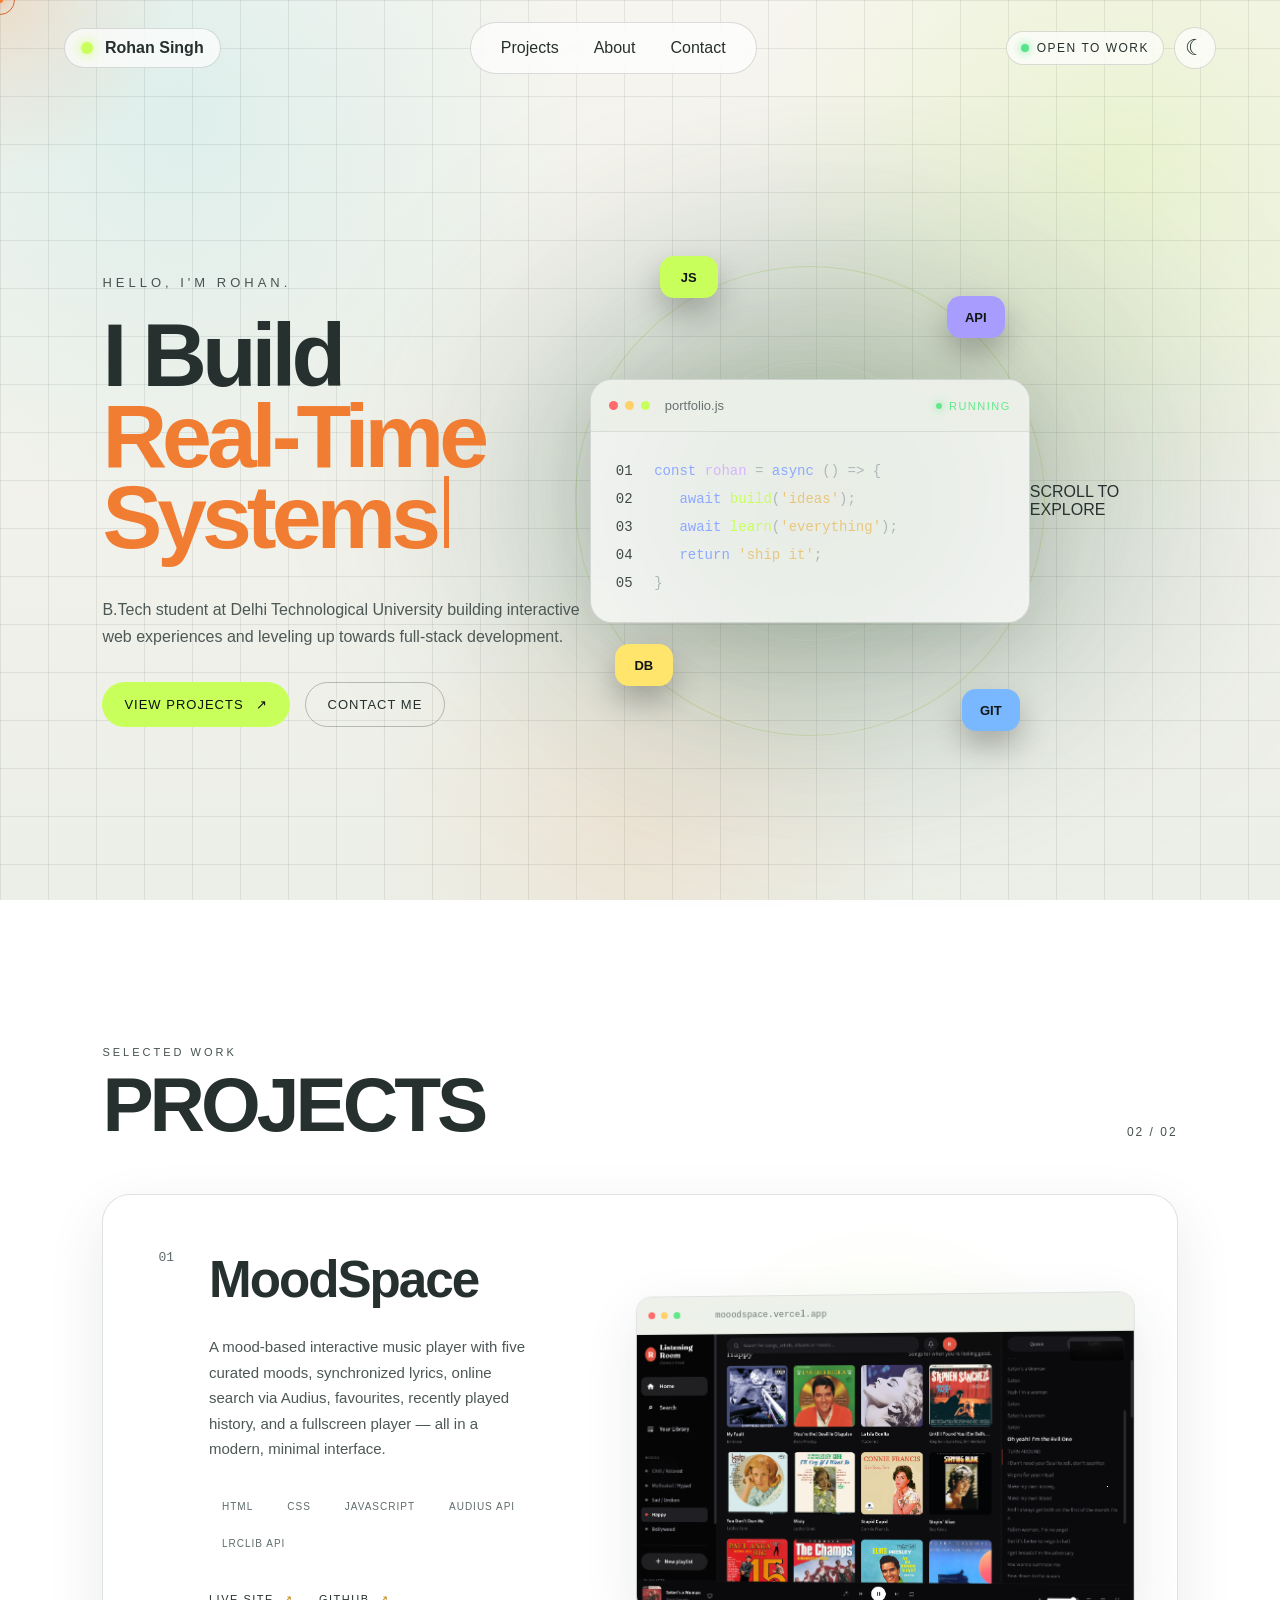
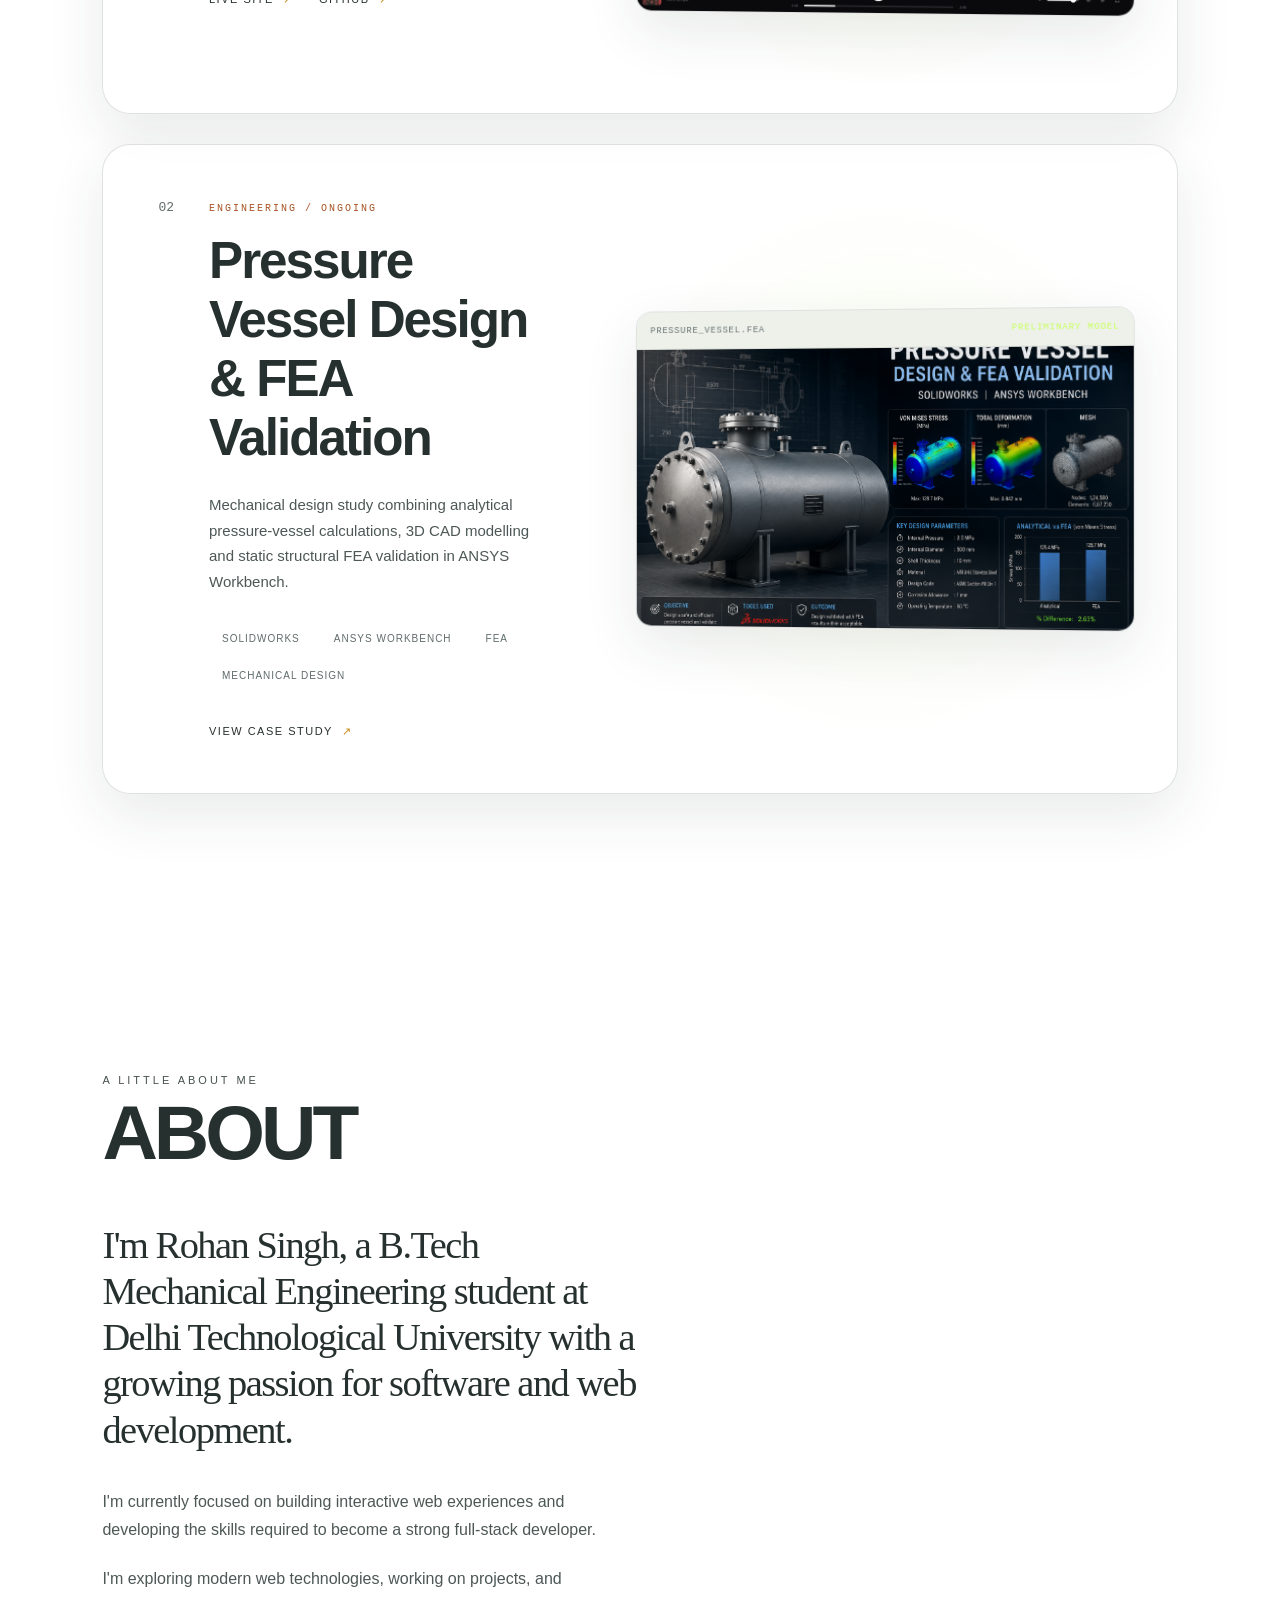
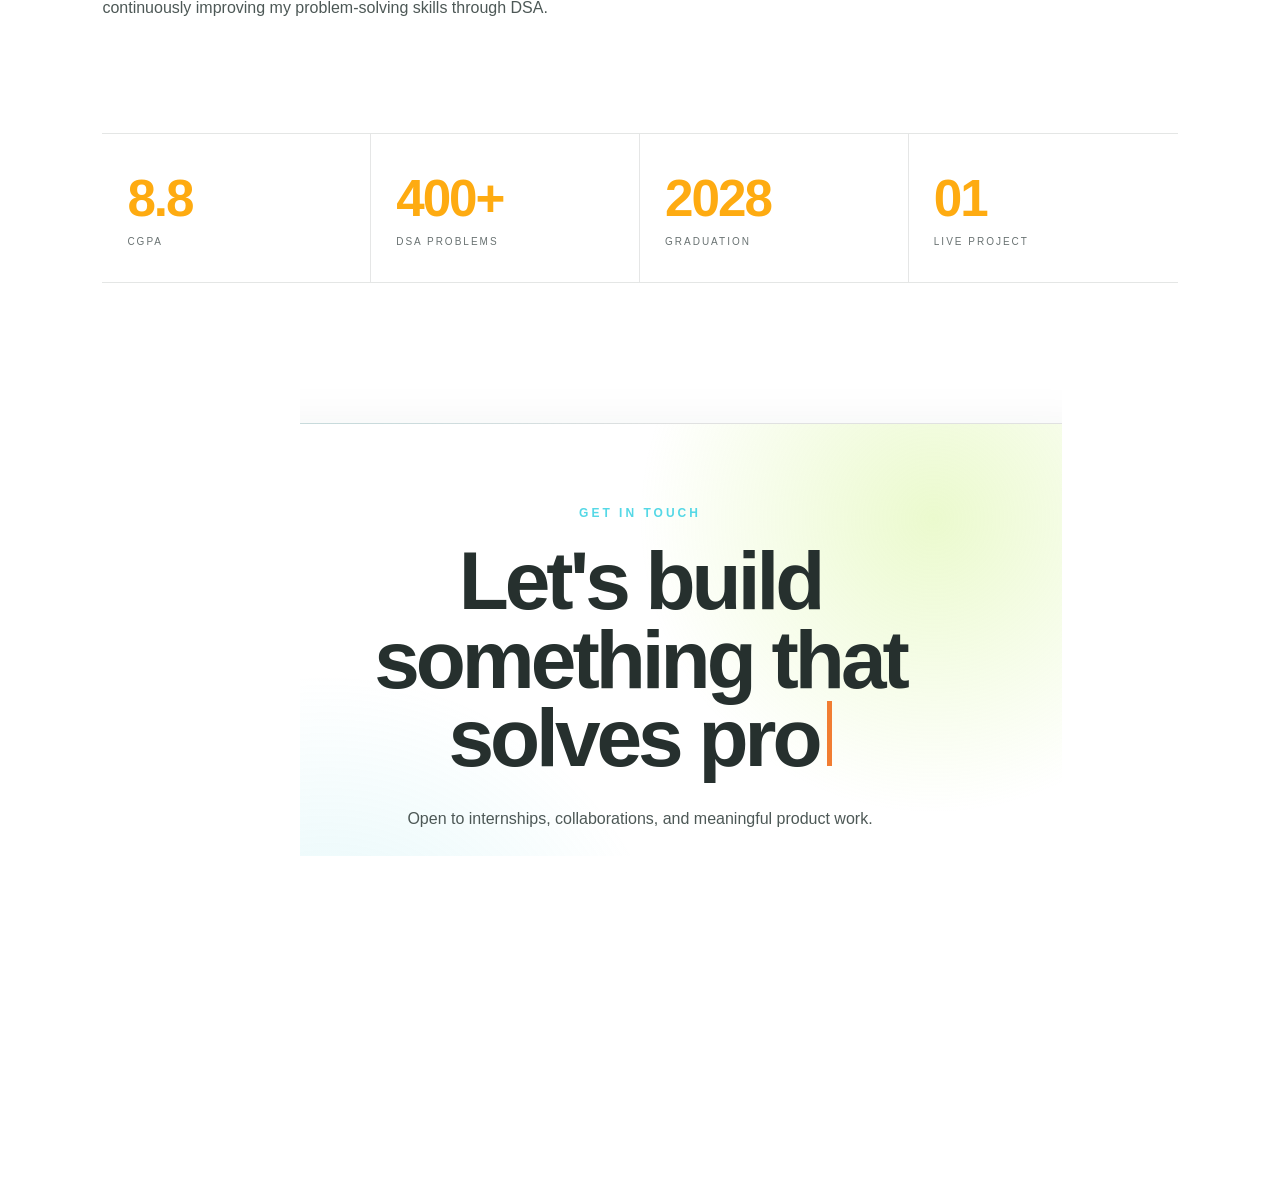
<file: index.html>
<!DOCTYPE html>
<html lang="en">

<head>
    <meta charset="UTF-8">
    <meta name="viewport" content="width=device-width, initial-scale=1.0">

    <title>Rohan Singh — Student & Developer</title>

    <link rel="stylesheet" href="style.css">
</head>

<body>
  <div class="cursor-glow"></div>
  <div class="custom-cursor" aria-hidden="true"><span></span></div>
    <nav class="navbar">

        <div class="logo">
            <span class="logo-dot"></span>
            <span>Rohan Singh</span>
        </div>

        <div class="nav-links">
            <a href="#projects">Projects</a>
            <a href="#about">About</a>
            <a href="#contact">Contact</a>
        </div>

        <div class="header-actions">
            <div class="status">
                <span class="status-dot"></span>
                <span>OPEN TO WORK</span>
            </div>
            <button class="theme-toggle" type="button" aria-label="Switch to dark mode" title="Switch to dark mode">
                <span class="theme-icon" aria-hidden="true">☾</span>
            </button>
        </div>

    </nav>
    <section class="hero">

      <div class="hero-content">
  
          <p class="hero-label">HELLO, I'M ROHAN.</p>
  
          <h1 class="hero-title">
            I Build<br>
            <span class="typing-text"></span><span class="typing-cursor"></span>
        </h1>
  
          <p class="hero-description">
              B.Tech student at Delhi Technological University
              building interactive web experiences and leveling up
              towards full-stack development.
          </p>
  
          <div class="hero-buttons">
              <a href="#projects" class="btn primary">
                  VIEW PROJECTS
                  <span>↗</span>
              </a>
  
              <a href="#contact" class="btn secondary">
                  CONTACT ME
              </a>
          </div>
  
      </div>
  
  
      <!-- Interactive visual -->
  
      <div class="hero-visual">
  
          <div class="floating-object object-api" data-depth="1.5">
              API
          </div>
  
          <div class="floating-object object-js" data-depth="2">
              JS
          </div>
  
          <div class="floating-object object-db" data-depth="1">
              DB
          </div>
  
          <div class="floating-object object-git" data-depth="1.8">
              GIT
          </div>
  
  
          <div class="code-card" data-depth="0.5">
  
              <div class="code-header">
                  <div class="window-dots">
                      <span></span>
                      <span></span>
                      <span></span>
                  </div>
  
                  <span>portfolio.js</span>
  
                  <div class="running">
                      <span></span>
                      RUNNING
                  </div>
              </div>
  
  
              <div class="code-body">
  
                  <div>
                      <span class="line-number">01</span>
                      <span class="keyword">const</span>
                      <span class="variable">rohan</span> =
                      <span class="keyword">async</span> () =&gt; {
                  </div>
  
                  <div>
                      <span class="line-number">02</span>
                      &nbsp;&nbsp;
                      <span class="keyword">await</span>
                      <span class="function">build</span>(<span class="string">'ideas'</span>);
                  </div>
  
                  <div>
                      <span class="line-number">03</span>
                      &nbsp;&nbsp;
                      <span class="keyword">await</span>
                      <span class="function">learn</span>(<span class="string">'everything'</span>);
                  </div>
  
                  <div>
                      <span class="line-number">04</span>
                      &nbsp;&nbsp;
                      <span class="keyword">return</span>
                      <span class="string">'ship it'</span>;
                  </div>
  
                  <div>
                      <span class="line-number">05</span>
                      }
                  </div>
  
              </div>
  
          </div>
  
          <div class="orbit orbit-one"></div>
          <div class="orbit orbit-two"></div>
  
      </div>
  
  
      <div class="hero-scroll">
          <span></span>
          SCROLL TO EXPLORE
      </div>
  
  </section>
  <section class="projects" id="projects">

    <div class="section-header">

        <div>
            <p class="section-label">SELECTED WORK</p>
            <h2>PROJECTS</h2>
        </div>

        <span class="project-count">02 / 02</span>

    </div>


    <div class="project-card">
        <div class="project-info">
            <div class="project-number">01</div>
            <div class="project-details">
                <h3>MoodSpace</h3>
                <p>A mood-based interactive music player with five curated moods, synchronized lyrics, online search via Audius, favourites, recently played history, and a fullscreen player — all in a modern, minimal interface.</p>
                <div class="project-tech"><span>HTML</span><span>CSS</span><span>JAVASCRIPT</span><span>AUDIUS API</span><span>LRCLIB API</span></div>
                <div class="project-links">
                    <a href="https://mooodspace.vercel.app/" target="_blank" rel="noopener noreferrer">LIVE SITE <span>↗</span></a>
                    <a href="https://github.com/Rohan2006717/" target="_blank" rel="noopener noreferrer">GITHUB <span>↗</span></a>
                </div>
            </div>
        </div>
        <div class="project-preview">
            <div class="browser-window">
                <div class="browser-bar"><div class="browser-dots"><span></span><span></span><span></span></div><div class="browser-url">mooodspace.vercel.app</div></div>
                <div class="website-preview">
                    <div class="photo-slider" data-slider>
                        <div class="photo-track" data-track>
                            <img src="assets/Screenshot 2026-10-02 at 02.42.05.png" alt="MoodSpace website">
                            <img src="assets/Screenshot 2026-10-02 at 02.49.52.png" alt="MoodSpace website">
                        </div>
                        <button class="photo-arrow photo-arrow-left" type="button" data-prev aria-label="Previous photo">‹</button>
                        <button class="photo-arrow photo-arrow-right" type="button" data-next aria-label="Next photo">›</button>
                        <div class="photo-counter" data-counter>1 / 2</div>
                    </div>
                </div>
            </div>
        </div>
    </div>

    <div class="project-card engineering-project">
        <div class="project-info">
            <div class="project-number">02</div>
            <div class="project-details">
                <p class="project-status">ENGINEERING / ONGOING</p>
                <h3>Pressure Vessel Design &amp; FEA Validation</h3>
                <p>Mechanical design study combining analytical pressure-vessel calculations, 3D CAD modelling and static structural FEA validation in ANSYS Workbench.</p>
                <div class="project-tech"><span>SOLIDWORKS</span><span>ANSYS WORKBENCH</span><span>FEA</span><span>MECHANICAL DESIGN</span></div>
                <div class="project-links"><a href="pressure-vessel.html">VIEW CASE STUDY <span>↗</span></a></div>
            </div>
        </div>
        <div class="project-preview engineering-preview">
            <div class="engineering-browser">
                <div class="engineering-bar"><span>PRESSURE_VESSEL.FEA</span><span>PRELIMINARY MODEL</span></div>
                <div class="engineering-image"><img src="assets/pressure-vessel.png" alt="Pressure vessel concept model"></div>
            </div>
        </div>
    </div>

</section>
<section class="about" id="about">

  <div class="section-header">
      <div>
          <p class="section-label">A LITTLE ABOUT ME</p>
          <h2>ABOUT</h2>
      </div>
  </div>


  <div class="about-grid">

      <!-- STORY -->

      <div class="about-story">

          <p class="about-intro">
              I'm Rohan Singh, a B.Tech Mechanical Engineering
              student at Delhi Technological University with a
              growing passion for software and web development.
          </p>

          <p>
              I'm currently focused on building interactive web
              experiences and developing the skills required to
              become a strong full-stack developer.
          </p>

          <p>
              I'm exploring modern web technologies, working on
              projects, and continuously improving my problem-solving
              skills through DSA.
          </p>

      </div>


      <!-- PROFILE -->

      <div class="profile-card">

          <div class="profile-card-header">
              <span>CURRENT FOCUS</span>
              <span class="live-dot"></span>
          </div>


          <div class="profile-item">
              <span>EDUCATION</span>

              <strong>
                  Delhi Technological University
              </strong>
          </div>


          <div class="profile-item">
              <span>PROGRAM</span>

              <strong>
                  B.Tech — Mechanical Engineering
              </strong>

              <small>2024 — 2028</small>
          </div>


          <div class="profile-item">
              <span>LOCATION</span>

              <strong>Delhi, India</strong>
          </div>

      </div>

  </div>


  <!-- STATS -->

  <div class="about-stats">

      <div class="stat">
          <strong>8.8</strong>
          <span>CGPA</span>
      </div>

      <div class="stat">
          <strong>400+</strong>
          <span>DSA PROBLEMS</span>
      </div>

      <div class="stat">
          <strong>2028</strong>
          <span>GRADUATION</span>
      </div>

      <div class="stat">
          <strong>01</strong>
          <span>LIVE PROJECT</span>
      </div>

  </div>

  </section>

  <section class="contact" id="contact">
      <div class="contact-card">
          <p class="contact-label">GET IN TOUCH</p>
          <h2>Let's build<br><span class="contact-typing-text"></span><span class="contact-typing-cursor"></span></h2>
          <p class="contact-description">
              Open to internships, collaborations, and meaningful product work.
          </p>

          <div class="contact-actions">
              <a class="contact-email" href="mailto:rohankemwal12@gmail.com">rohankemwal12@gmail.com</a>
              <a class="contact-linkedin" href="https://www.linkedin.com/in/rohan-singh-737904307/" target="_blank" rel="noopener noreferrer">LinkedIn <span>↗</span></a>
          </div>

          <div class="contact-footer">
              <span>ROHAN SINGH</span>
              <span>DELHI, INDIA</span>
          </div>
      </div>
  </section>

  <script src="script.js"></script>
</body>

</html>
</file>
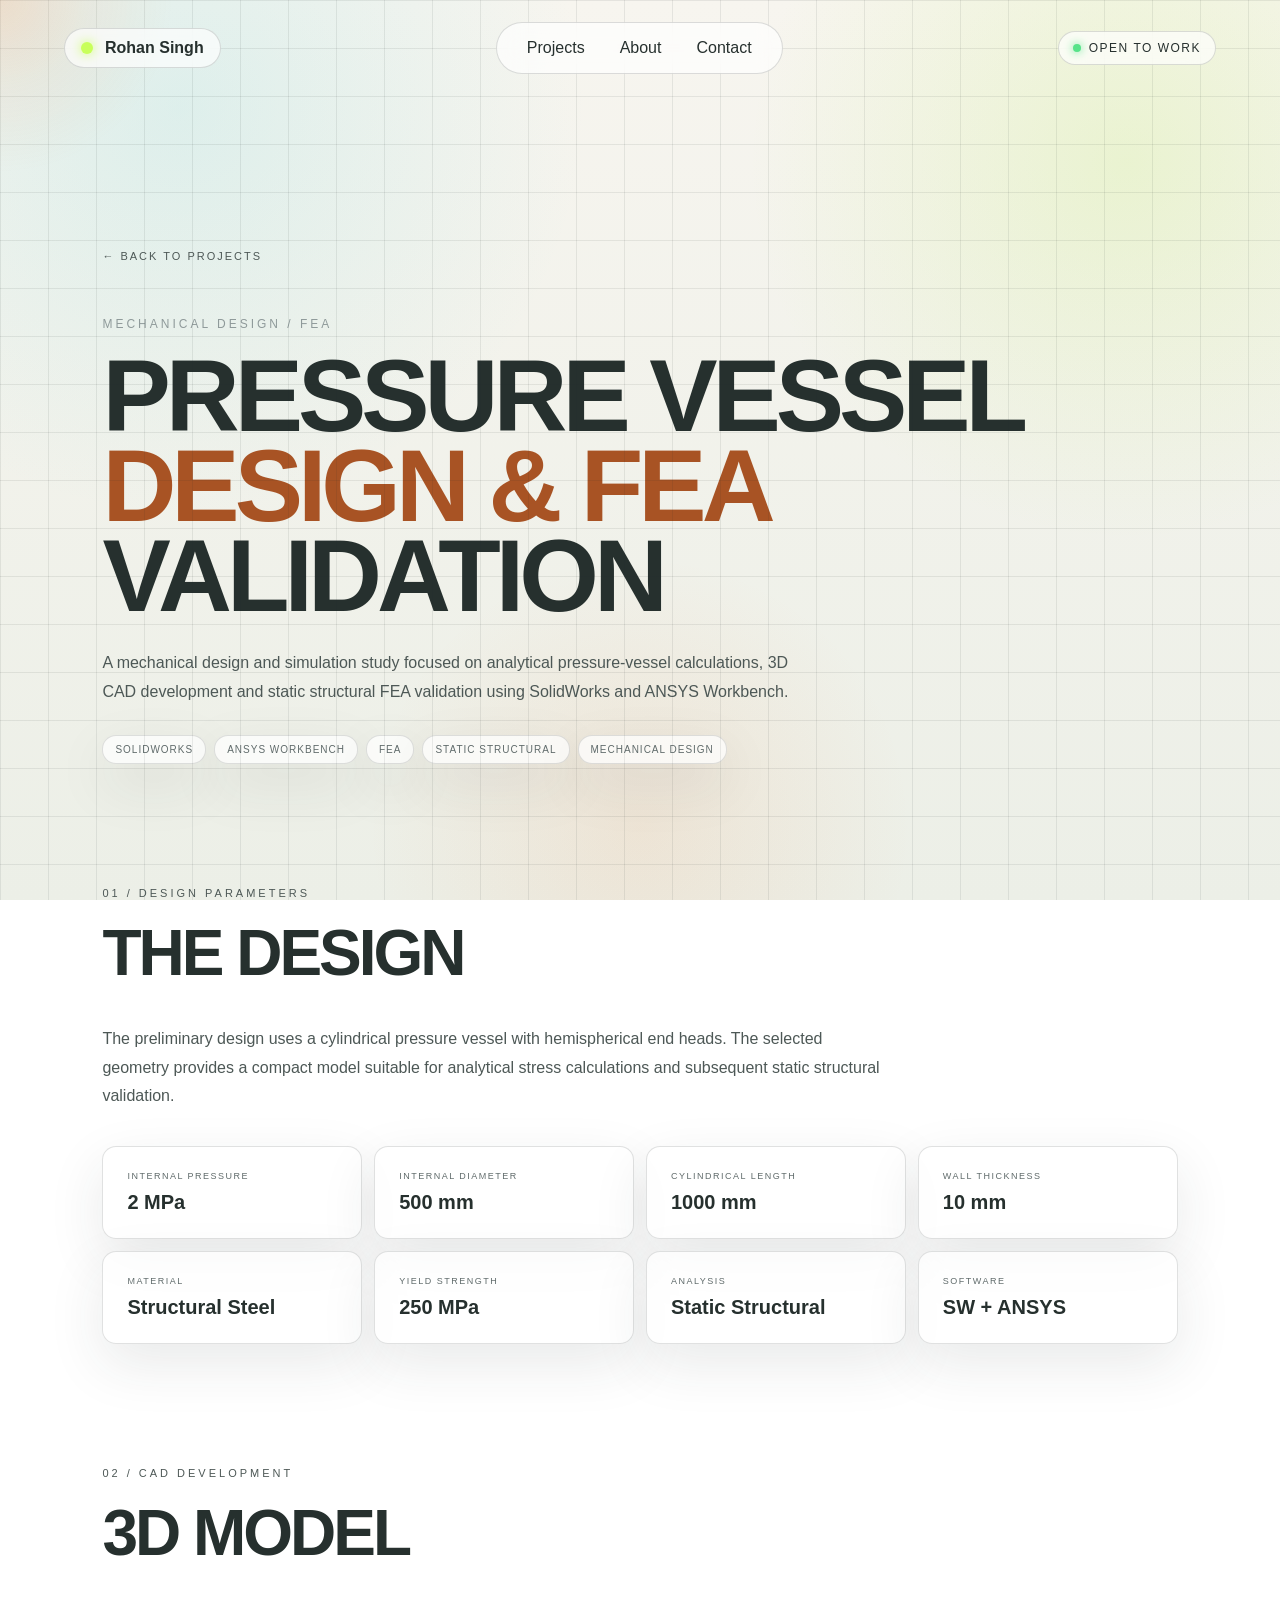
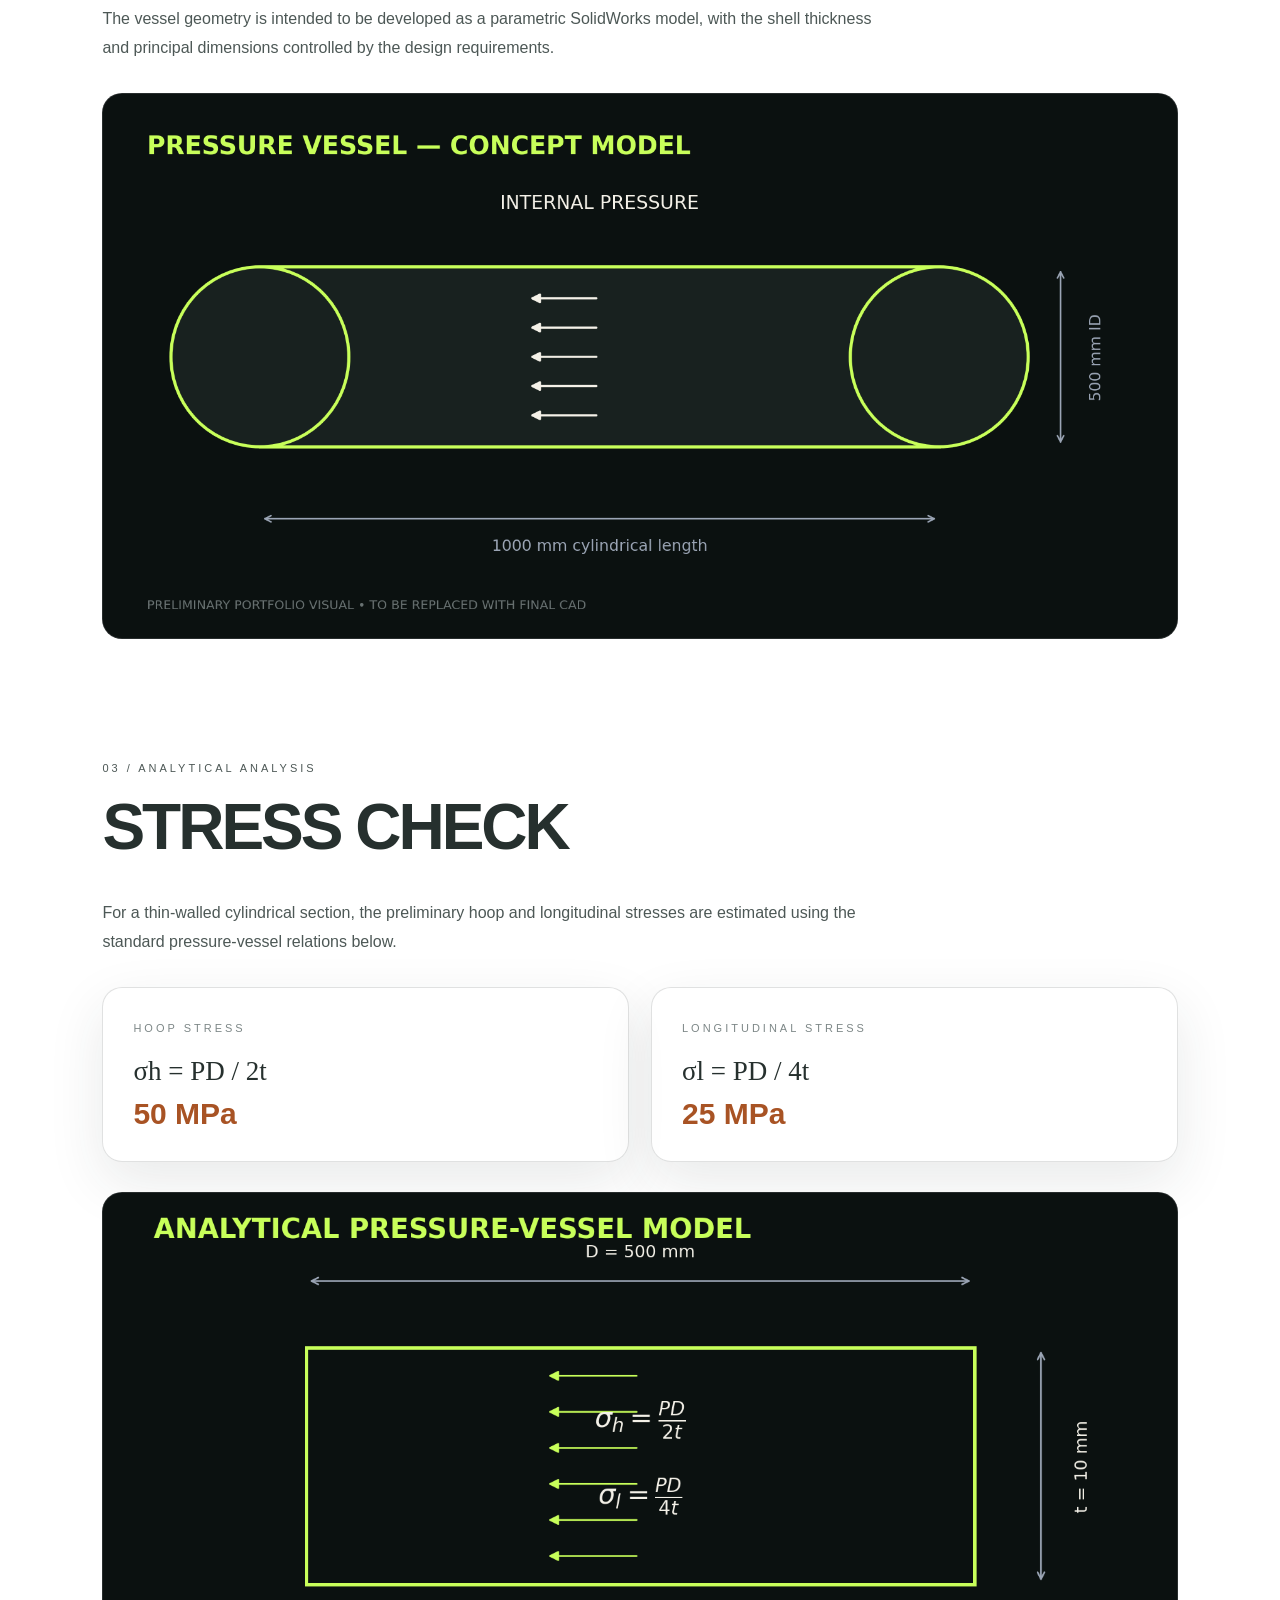
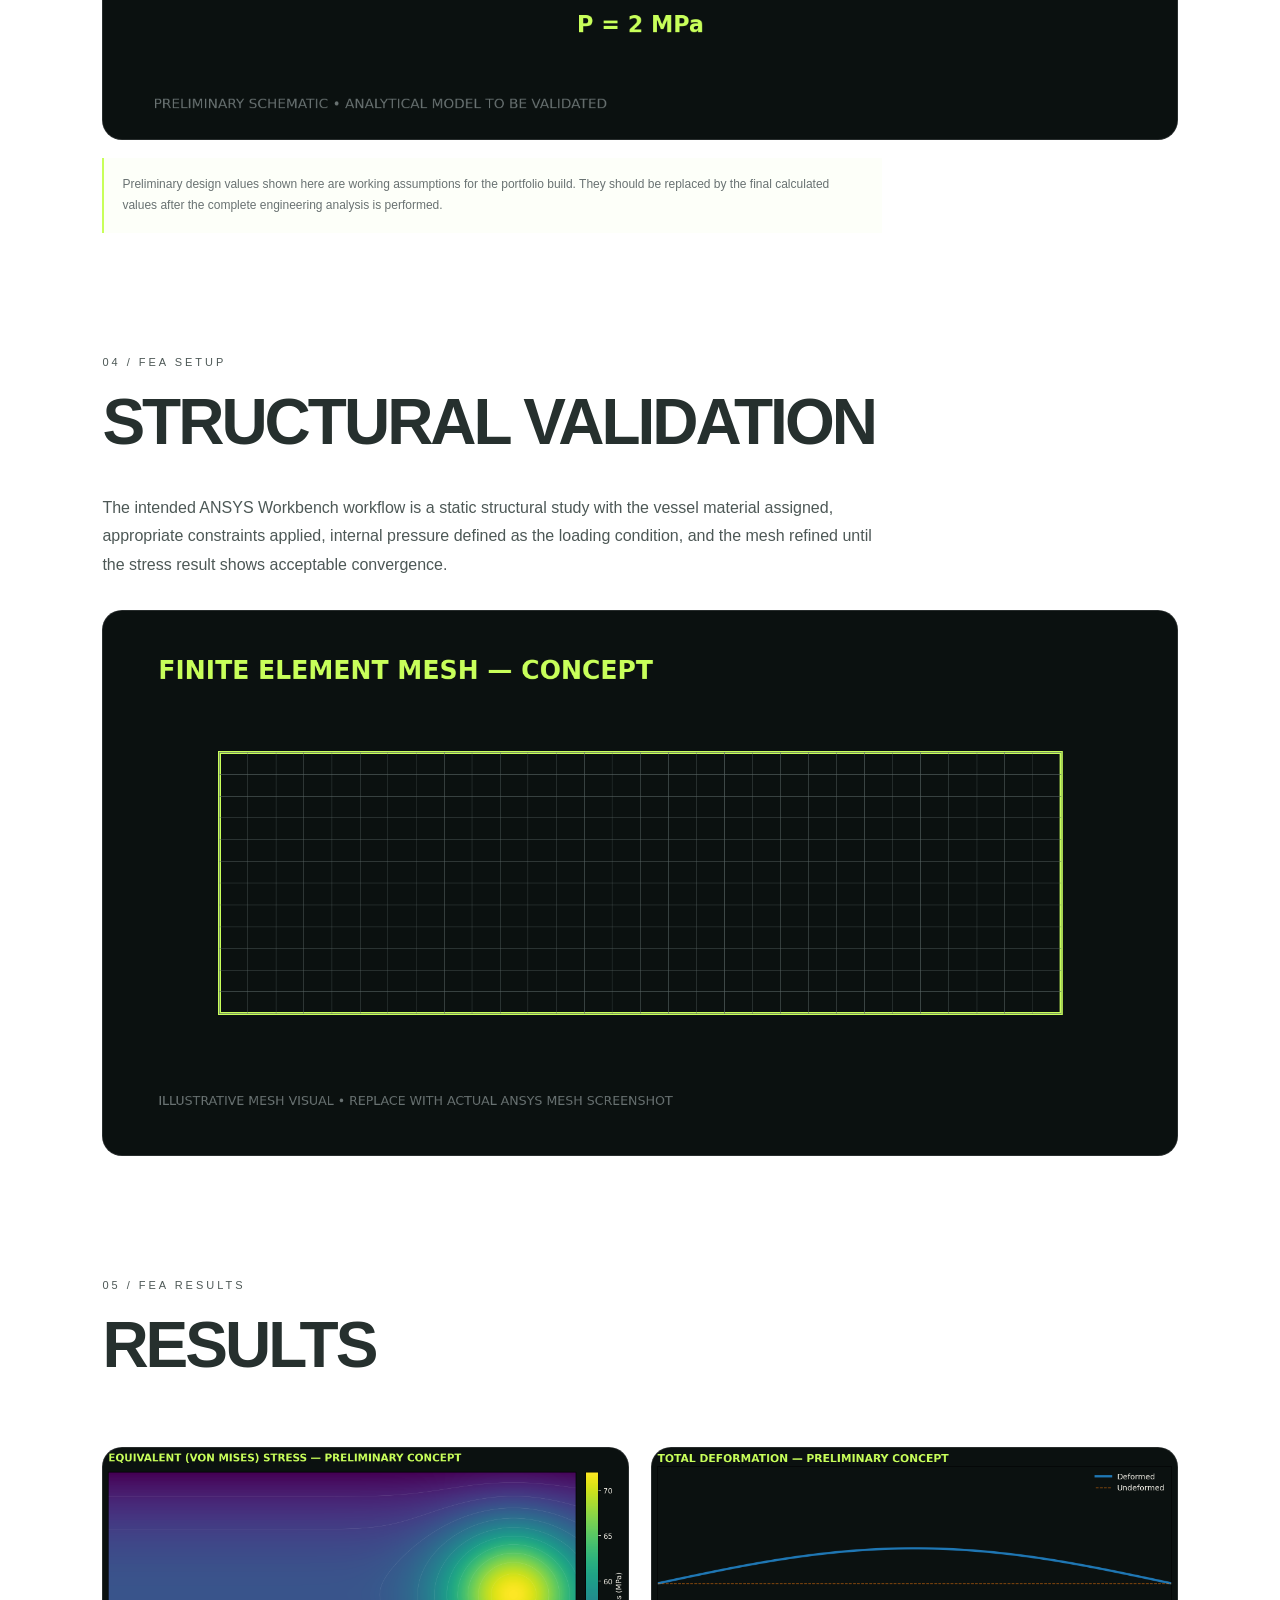
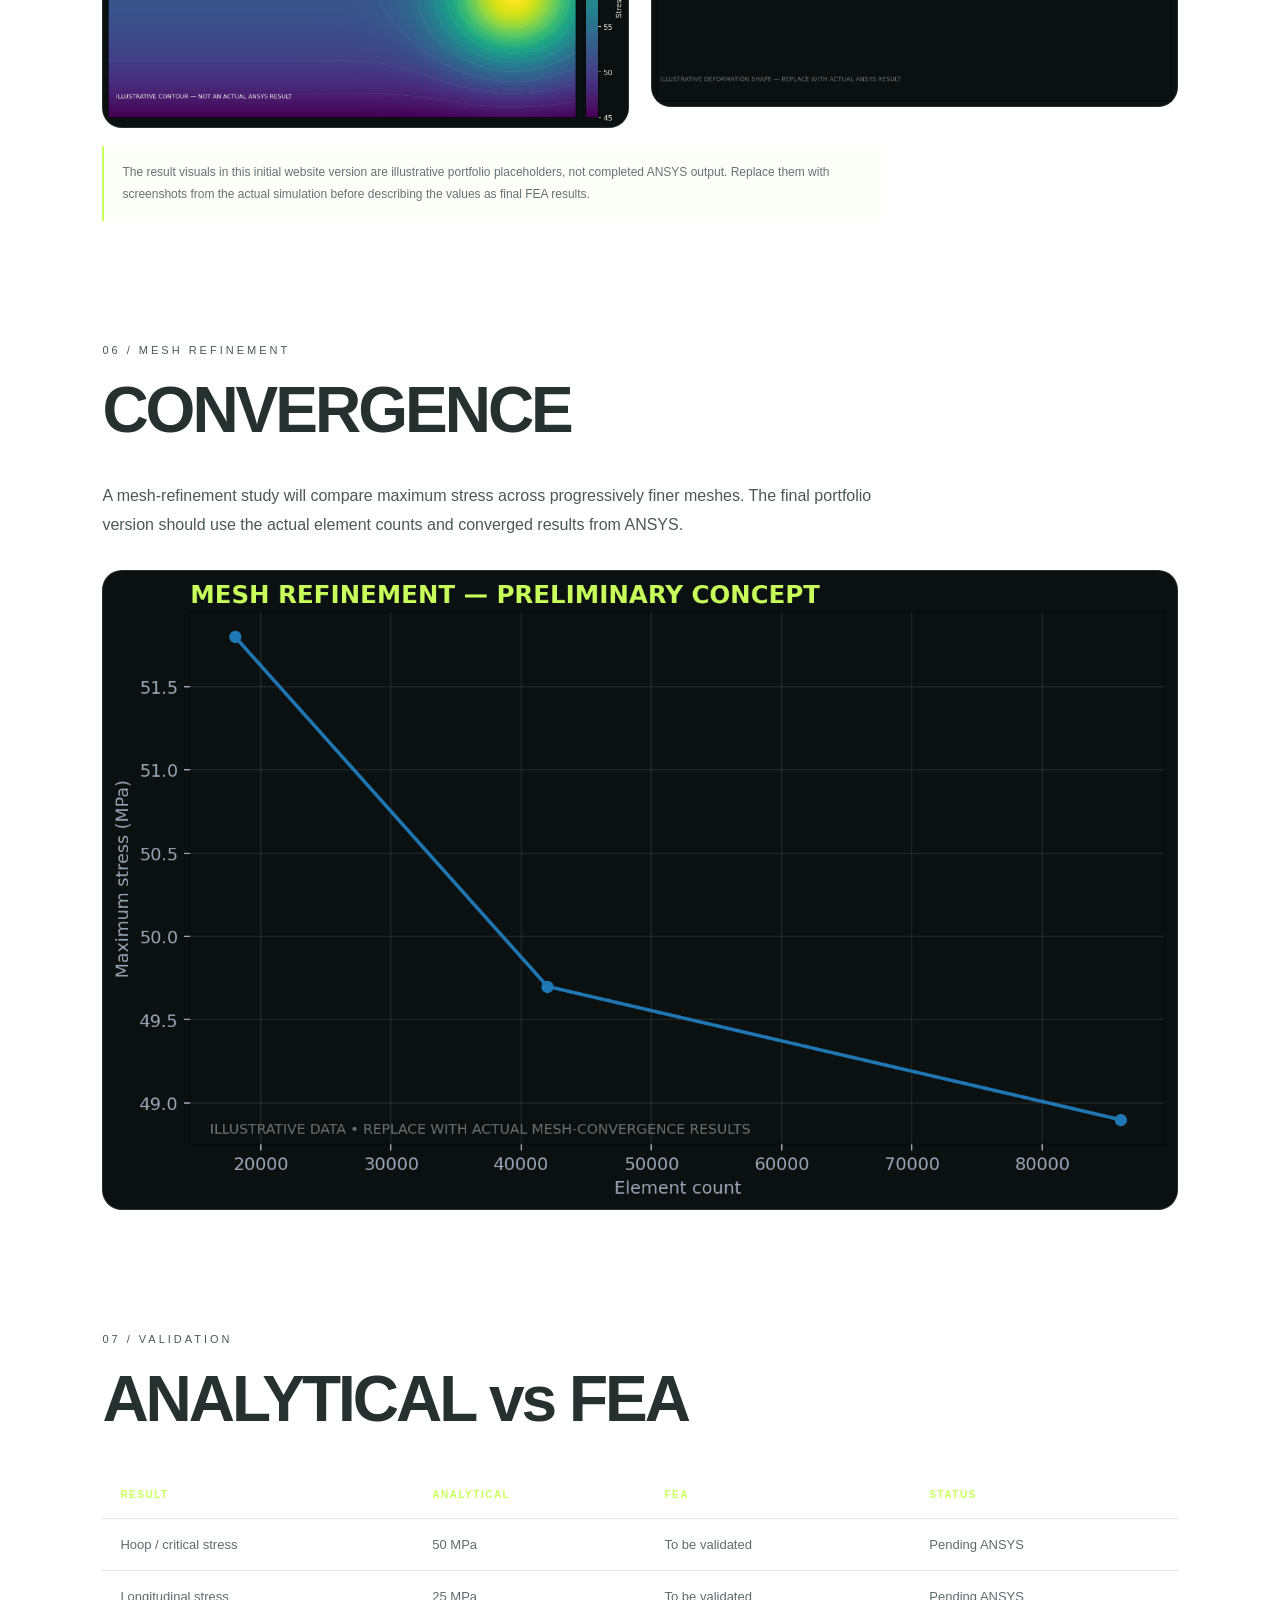
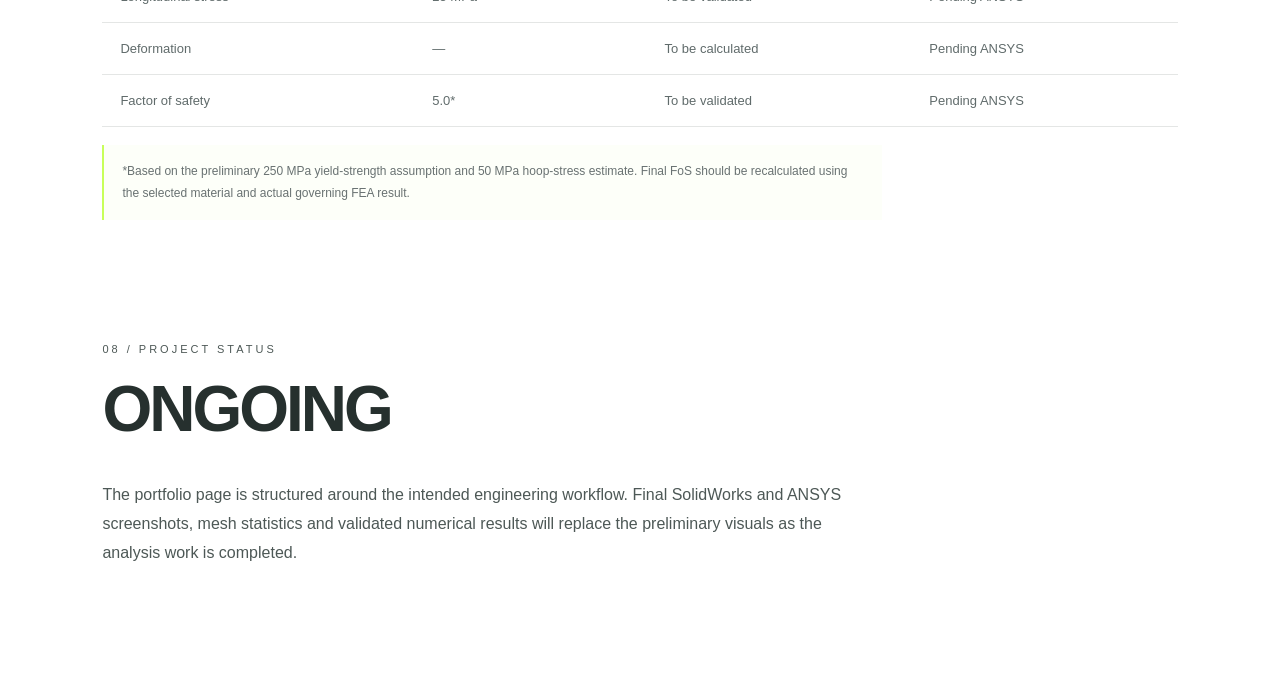
<file: pressure-vessel.html>
<!DOCTYPE html>
<html lang="en">
<head>
<meta charset="UTF-8"><meta name="viewport" content="width=device-width, initial-scale=1.0">
<title>Pressure Vessel Design & FEA Validation — Rohan Singh</title>
<link rel="stylesheet" href="style.css">
</head>
<body>
<div class="cursor-glow"></div>
<nav class="navbar">
<div class="logo"><span class="logo-dot"></span><span>Rohan Singh</span></div>
<div class="nav-links"><a href="index.html#projects">Projects</a><a href="index.html#about">About</a><a href="index.html#contact">Contact</a></div>
<div class="status"><span class="status-dot"></span><span>OPEN TO WORK</span></div>
</nav>

<main class="engineering-details-page">
<a class="engineering-back" href="index.html#projects">← BACK TO PROJECTS</a>

<section class="engineering-hero">
<p class="engineering-kicker">MECHANICAL DESIGN / FEA</p>
<h1>PRESSURE VESSEL<br><span>DESIGN &amp; FEA</span><br>VALIDATION</h1>
<p class="engineering-summary">A mechanical design and simulation study focused on analytical pressure-vessel calculations, 3D CAD development and static structural FEA validation using SolidWorks and ANSYS Workbench.</p>
<div class="engineering-tags"><span>SOLIDWORKS</span><span>ANSYS WORKBENCH</span><span>FEA</span><span>STATIC STRUCTURAL</span><span>MECHANICAL DESIGN</span></div>
</section>

<section class="case-section">
<p class="case-section-label">01 / DESIGN PARAMETERS</p><h2>THE DESIGN</h2>
<p>The preliminary design uses a cylindrical pressure vessel with hemispherical end heads. The selected geometry provides a compact model suitable for analytical stress calculations and subsequent static structural validation.</p>
<div class="parameter-grid">
<div class="parameter-card"><span>INTERNAL PRESSURE</span><strong>2 MPa</strong></div>
<div class="parameter-card"><span>INTERNAL DIAMETER</span><strong>500 mm</strong></div>
<div class="parameter-card"><span>CYLINDRICAL LENGTH</span><strong>1000 mm</strong></div>
<div class="parameter-card"><span>WALL THICKNESS</span><strong>10 mm</strong></div>
<div class="parameter-card"><span>MATERIAL</span><strong>Structural Steel</strong></div>
<div class="parameter-card"><span>YIELD STRENGTH</span><strong>250 MPa</strong></div>
<div class="parameter-card"><span>ANALYSIS</span><strong>Static Structural</strong></div>
<div class="parameter-card"><span>SOFTWARE</span><strong>SW + ANSYS</strong></div>
</div>
</section>

<section class="case-section">
<p class="case-section-label">02 / CAD DEVELOPMENT</p><h2>3D MODEL</h2>
<p>The vessel geometry is intended to be developed as a parametric SolidWorks model, with the shell thickness and principal dimensions controlled by the design requirements.</p>
<img class="case-image" src="assets/pressure-vessel-hero.png" alt="Pressure vessel concept model">
</section>

<section class="case-section">
<p class="case-section-label">03 / ANALYTICAL ANALYSIS</p><h2>STRESS CHECK</h2>
<p>For a thin-walled cylindrical section, the preliminary hoop and longitudinal stresses are estimated using the standard pressure-vessel relations below.</p>
<div class="case-two-col">
<div class="calculation-box"><span class="case-section-label">HOOP STRESS</span><div class="formula">σh = PD / 2t</div><div class="result-value">50 MPa</div></div>
<div class="calculation-box"><span class="case-section-label">LONGITUDINAL STRESS</span><div class="formula">σl = PD / 4t</div><div class="result-value">25 MPa</div></div>
</div>
<img class="case-image" src="assets/analytical-model.png" alt="Analytical pressure vessel model">
<p class="preliminary-note">Preliminary design values shown here are working assumptions for the portfolio build. They should be replaced by the final calculated values after the complete engineering analysis is performed.</p>
</section>

<section class="case-section">
<p class="case-section-label">04 / FEA SETUP</p><h2>STRUCTURAL VALIDATION</h2>
<p>The intended ANSYS Workbench workflow is a static structural study with the vessel material assigned, appropriate constraints applied, internal pressure defined as the loading condition, and the mesh refined until the stress result shows acceptable convergence.</p>
<img class="case-image" src="assets/mesh-concept.png" alt="Finite element mesh concept">
</section>

<section class="case-section">
<p class="case-section-label">05 / FEA RESULTS</p><h2>RESULTS</h2>
<div class="case-two-col"><img class="case-image" src="assets/von-mises-concept.png" alt="Preliminary von Mises stress concept"><img class="case-image" src="assets/deformation-concept.png" alt="Preliminary deformation concept"></div>
<p class="preliminary-note">The result visuals in this initial website version are illustrative portfolio placeholders, not completed ANSYS output. Replace them with screenshots from the actual simulation before describing the values as final FEA results.</p>
</section>

<section class="case-section">
<p class="case-section-label">06 / MESH REFINEMENT</p><h2>CONVERGENCE</h2>
<p>A mesh-refinement study will compare maximum stress across progressively finer meshes. The final portfolio version should use the actual element counts and converged results from ANSYS.</p>
<img class="case-image" src="assets/mesh-convergence-concept.png" alt="Mesh convergence concept">
</section>

<section class="case-section">
<p class="case-section-label">07 / VALIDATION</p><h2>ANALYTICAL vs FEA</h2>
<table class="validation-table"><thead><tr><th>RESULT</th><th>ANALYTICAL</th><th>FEA</th><th>STATUS</th></tr></thead>
<tbody>
<tr><td>Hoop / critical stress</td><td>50 MPa</td><td>To be validated</td><td>Pending ANSYS</td></tr>
<tr><td>Longitudinal stress</td><td>25 MPa</td><td>To be validated</td><td>Pending ANSYS</td></tr>
<tr><td>Deformation</td><td>—</td><td>To be calculated</td><td>Pending ANSYS</td></tr>
<tr><td>Factor of safety</td><td>5.0*</td><td>To be validated</td><td>Pending ANSYS</td></tr>
</tbody></table>
<p class="preliminary-note">*Based on the preliminary 250 MPa yield-strength assumption and 50 MPa hoop-stress estimate. Final FoS should be recalculated using the selected material and actual governing FEA result.</p>
</section>

<section class="case-section">
<p class="case-section-label">08 / PROJECT STATUS</p><h2>ONGOING</h2>
<p>The portfolio page is structured around the intended engineering workflow. Final SolidWorks and ANSYS screenshots, mesh statistics and validated numerical results will replace the preliminary visuals as the analysis work is completed.</p>
</section>
</main>
<script src="script.js"></script>
</body>
</html>
</file>
<file: style.css>
* {
  margin: 0;
  padding: 0;
  box-sizing: border-box;
}

html {
  scroll-behavior: smooth;
}

body {
  min-height: 100vh;

  cursor: none;

  --page-bg: #f7f5ef;
  --page-bg-deep: #ecefe7;

  color: #26302e;
  font-family: Arial, sans-serif;

  background:
      radial-gradient(circle at 14% 12%, rgba(96, 211, 222, 0.16), transparent 30%),
      radial-gradient(circle at 88% 18%, rgba(189, 238, 93, 0.20), transparent 28%),
      radial-gradient(circle at 50% 92%, rgba(241, 125, 50, 0.10), transparent 26%),
      linear-gradient(180deg, var(--page-bg) 0%, var(--page-bg-deep) 100%);

  background-attachment: fixed;
}

body::before {
  content: "";
  position: fixed;
  inset: 0;

  pointer-events: none;

  background-image:
      linear-gradient(
          rgba(38, 48, 46, 0.11) 1px,
          transparent 1px
      ),
      linear-gradient(
          90deg,
          rgba(38, 48, 46, 0.11) 1px,
          transparent 1px
      );

  background-size: 48px 48px;

  opacity: 0.82;

  z-index: 0;
}
.navbar {
  width: 90%;
  max-width: 1260px;
  margin: 22px auto;

  display: flex;
  align-items: center;
  justify-content: space-between;

  position: relative;
  z-index: 10;
}

.logo,
.status,
.nav-links {
  display: flex;
  align-items: center;
}

.header-actions {
  display: flex;
  align-items: center;
  gap: 10px;
}

.logo {
  gap: 12px;
  padding: 10px 16px;

  border: 1px solid rgba(255, 255, 255, 0.1);
  border-radius: 999px;
  background: rgba(23, 30, 29, 0.62);
  backdrop-filter: blur(12px);

  color: #f4f1e8;
  font-weight: 600;
}

.logo-dot {
  width: 12px;
  height: 12px;
  border-radius: 50%;
  background: #c8ff5a;
  box-shadow: 0 0 12px #c8ff5a;
}

.nav-links {
  gap: 35px;

  padding: 16px 30px;

  border: 1px solid rgba(255, 255, 255, 0.1);
  border-radius: 999px;
  background: rgba(23, 30, 29, 0.62);
  backdrop-filter: blur(12px);
}

.nav-links a {
  color: #e5e4dc;
  text-decoration: none;
  font-size: 16px;

  transition: color 0.25s ease;
}

.nav-links a:hover {
  color: #c8ff5a;
}

.status {
  gap: 8px;

  padding: 9px 14px;

  border: 1px solid rgba(255, 255, 255, 0.1);
  border-radius: 30px;
  background: rgba(23, 30, 29, 0.62);
  backdrop-filter: blur(12px);

  color: #e5e4dc;
  font-size: 12px;
  letter-spacing: 1.5px;
}

.status-dot {
  width: 8px;
  height: 8px;
  border-radius: 50%;
  background: #57e389;
  box-shadow: 0 0 10px #57e389;
}

.theme-toggle {
  display: grid;
  width: 42px;
  height: 42px;
  place-items: center;
  border: 1px solid rgba(255, 255, 255, 0.16);
  border-radius: 50%;
  color: #f4f1e8;
  background: rgba(23, 30, 29, 0.62);
  backdrop-filter: blur(12px);
  cursor: none;
  transition: transform 0.25s ease, background 0.25s ease, border-color 0.25s ease;
}

.theme-toggle:hover {
  transform: translateY(-3px) rotate(12deg);
  border-color: rgba(200, 255, 90, 0.6);
  background: rgba(38, 48, 46, 0.84);
}

.theme-icon {
  font-size: 22px;
  line-height: 1;
}

/* Restored dark palette */
body.dark-theme {
  color: #f4f1e8;
  background:
      radial-gradient(ellipse 70% 65% at 58% 48%, rgba(86, 126, 76, 0.42) 0%, rgba(45, 82, 67, 0.28) 35%, rgba(20, 42, 37, 0.12) 58%, transparent 78%),
      radial-gradient(ellipse 65% 80% at 8% 48%, rgba(35, 78, 84, 0.42) 0%, rgba(20, 48, 52, 0.22) 40%, transparent 75%),
      radial-gradient(ellipse 60% 55% at 78% 85%, rgba(62, 91, 48, 0.32) 0%, transparent 70%),
      #0b1110;
}

body.dark-theme::before {
  background-image:
      linear-gradient(rgba(255, 255, 255, 0.035) 1px, transparent 1px),
      linear-gradient(90deg, rgba(255, 255, 255, 0.035) 1px, transparent 1px);
  background-size: 45px 45px;
  opacity: 0.75;
}

body.dark-theme .hero-label { color: #8f9a9a; }
body.dark-theme .hero-description { color: #929b9b; }
body.dark-theme .section-label { color: #7d8787; }
body.dark-theme .project-count { color: #687171; }
body.dark-theme .about-intro { color: #e8e6de; }
body.dark-theme .about-story p:not(.about-intro) { color: #899292; }
body.dark-theme .project-details p { color: #899292; }
.hero {
  min-height: calc(100vh - 90px);

  position: relative;
  isolation: isolate;

  display: flex;
  align-items: center;
  justify-content: space-between;

  padding: 70px 8vw;

  overflow: hidden;
}


.hero-content {
  width: 52%;
  max-width: 800px;

  display: flex;
  flex-direction: column;
  align-items: flex-start;

  position: relative;
  z-index: 5;
}

.hero-label {
  margin-bottom: 25px;

  font-size: 13px;
  letter-spacing: 4px;
  color: #485351;
}

.hero h1 {
  font-size: clamp(60px, 7vw, 115px);
  line-height: 0.9;

  letter-spacing: -5px;
  font-weight: 800;
}

.hero::before {
  content: "";

  position: absolute;

  width: 900px;
  height: 700px;

  left: 30%;
  top: 5%;

  background:
      radial-gradient(
          ellipse,
          rgba(110, 150, 78, 0.28) 0%,
          rgba(54, 93, 72, 0.18) 35%,
          transparent 72%
      );

  filter: blur(70px);

  pointer-events: none;

  z-index: -1;

  animation: ambientHeroGlow 10s ease-in-out infinite alternate;
}
@keyframes ambientHeroGlow {
  0% {
      transform: translate(-40px, 10px) scale(0.95);
      opacity: 0.7;
  }

  100% {
      transform: translate(40px, -20px) scale(1.08);
      opacity: 1;
  }
}

.typing-text {
  color: #c8ff5a;
}

.typing-cursor {
  display: inline-block;
  width: 5px;
  height: 0.8em;
  margin-left: 8px;
  background: #c8ff5a;
  vertical-align: baseline;
  animation: cursorBlink 0.8s steps(2) infinite;
}

@keyframes cursorBlink {
  50% {
      opacity: 0;
  }
}

.hero h1 span {
  color: #c8ff5a;
}

.hero-description {
  max-width: 560px;

  margin-top: 38px;

  color: #4d5856;
  font-size: 16px;
  line-height: 1.7;
}

.hero-buttons {
  display: flex;
  gap: 15px;

  margin-top: 32px;
}

.btn {
  display: flex;
  align-items: center;
  gap: 12px;

  padding: 14px 22px;

  border-radius: 30px;

  text-decoration: none;
  font-size: 13px;
  letter-spacing: 1px;

  transition:
      transform 0.3s ease,
      background 0.3s ease;
}

.btn:hover {
  transform: translateY(-4px);
}

.btn.primary {
  background: #c8ff5a;
  color: #0b1110;
}

.btn.secondary {
  border: 1px solid rgba(255, 255, 255, 0.15);
  color: white;
}

.btn.secondary:hover {
  background: rgba(255, 255, 255, 0.06);
}

.hero-visual {
  width: 45%;
  height: 550px;

  position: relative;

  display: flex;
  align-items: center;
  justify-content: center;

  perspective: 1000px;
}

.hero-visual::before {
  content: "";

  position: absolute;

  width: 600px;
  height: 500px;

  left: 50%;
  top: 50%;

  transform: translate(-50%, -50%);

  background:
      radial-gradient(
          ellipse,
          rgba(92, 130, 67, 0.30) 0%,
          rgba(53, 87, 65, 0.18) 35%,
          transparent 70%
      );

  filter: blur(65px);

  pointer-events: none;

  z-index: 0;
}
/* CODE CARD */

.code-card {
  width: 440px;

  position: relative;
  z-index: 3;

  border: 1px solid rgba(255, 255, 255, 0.12);
  border-radius: 22px;

  background: rgba(12, 18, 18, 0.82);

  backdrop-filter: blur(15px);

  box-shadow:
      0 30px 80px rgba(0, 0, 0, 0.45),
      0 0 60px rgba(200, 255, 90, 0.06);

  overflow: hidden;

  transition: transform 0.15s ease-out;
}


.code-header {
  height: 52px;

  display: flex;
  align-items: center;

  padding: 0 18px;

  border-bottom: 1px solid rgba(255, 255, 255, 0.08);

  color: #778080;
  font-size: 13px;
}


.window-dots {
  display: flex;
  gap: 7px;

  margin-right: 15px;
}

.window-dots span {
  width: 9px;
  height: 9px;

  border-radius: 50%;

  background: #4d5555;
}

.window-dots span:first-child {
  background: #ff6b6b;
}

.window-dots span:nth-child(2) {
  background: #ffd166;
}

.window-dots span:nth-child(3) {
  background: #c8ff5a;
}


.running {
  margin-left: auto;

  display: flex;
  align-items: center;
  gap: 7px;

  color: #63e889;

  font-size: 11px;
  letter-spacing: 1.5px;
}

.running span {
  width: 6px;
  height: 6px;

  border-radius: 50%;

  background: #63e889;
  box-shadow: 0 0 10px #63e889;
}


.code-body {
  padding: 25px;

  font-family: monospace;
  font-size: 14px;
  line-height: 2;

  color: #aeb8b8;
}

.line-number {
  display: inline-block;

  width: 30px;

  color: #414949;
}

.keyword {
  color: #8da8ff;
}

.variable {
  color: #d8b4fe;
}

.function {
  color: #c8ff5a;
}

.string {
  color: #e8c77d;
}


/* FLOATING OBJECTS */

.floating-object {
  position: absolute;

  z-index: 5;

  display: flex;
  align-items: center;
  justify-content: center;

  width: 58px;
  height: 42px;

  border-radius: 14px;

  font-size: 13px;
  font-weight: 600;

  color: #101515;

  box-shadow:
      0 15px 30px rgba(0, 0, 0, 0.25);

  transition:
      transform 0.2s ease-out;
}

.floating-object {
  animation: floatingObject 4s ease-in-out infinite;
}

.object-api {
  animation-delay: -1s;
}

.object-js {
  animation-delay: -2s;
}

.object-db {
  animation-delay: -3s;
}

.object-git {
  animation-delay: -4s;
}

@keyframes floatingObject {
  0%, 100% {
      margin-top: 0;
  }

  50% {
      margin-top: -10px;
  }
}

.object-api {
  top: 70px;
  right: 25px;

  background: #a89cff;
}

.object-js {
  top: 30px;
  left: 70px;

  background: #c8ff5a;
}

.object-db {
  bottom: 90px;
  left: 25px;

  background: #ffe56b;
}

.object-git {
  bottom: 45px;
  right: 10px;

  background: #79b8ff;
}


/* ORBITS */

.orbit {
  position: absolute;

  border: 1px solid rgba(145, 185, 78, 0.30);

  border-radius: 50%;

  pointer-events: none;

  animation: orbitPulse 5s ease-in-out infinite;
}

@keyframes orbitPulse {
  0%, 100% {
      opacity: 0.45;
  }

  50% {
      opacity: 0.9;
  }
}
.orbit-one {
  width: 470px;
  height: 470px;

  transform: rotate(25deg);
}

.orbit-two {
  width: 280px;
  height: 280px;

  transform: rotate(-20deg);

  border-color: rgba(255, 255, 255, 0.08);
}


.cursor-glow {
  position: fixed;

  width: 350px;
  height: 350px;

  border-radius: 50%;

  background: radial-gradient(
      circle,
      rgba(241, 125, 50, 0.18) 0%,
      rgba(241, 125, 50, 0.07) 35%,
      transparent 70%
  );

  pointer-events: none;

  transform: translate(-50%, -50%);

  z-index: 0;

  left: 0;
  top: 0;

  transition: opacity 0.3s ease;
}

body.dark-theme .cursor-glow {
  background: radial-gradient(
      circle,
      rgba(200, 255, 90, 0.12) 0%,
      rgba(200, 255, 90, 0.05) 35%,
      transparent 70%
  );
}

.custom-cursor {
  position: fixed;
  left: 0;
  top: 0;
  z-index: 100;
  display: grid;
  width: 30px;
  height: 30px;
  place-items: center;
  border: 1px solid rgba(202, 91, 35, 0.9);
  border-radius: 50%;
  pointer-events: none;
  transform: translate(-50%, -50%);
  transition: width 0.2s ease, height 0.2s ease, border-color 0.2s ease;
}

.custom-cursor span {
  width: 6px;
  height: 6px;
  border-radius: 50%;
  background: #f17d32;
  box-shadow: 0 0 10px rgba(241, 125, 50, 0.9);
}

.custom-cursor.is-hovering {
  width: 40px;
  height: 40px;
  border-color: #f17d32;
}

body.dark-theme .custom-cursor {
  border-color: rgba(244, 241, 232, 0.78);
}

body.dark-theme .custom-cursor span {
  background: #c8ff5a;
  box-shadow: 0 0 10px #c8ff5a;
}

body.dark-theme .custom-cursor.is-hovering {
  border-color: #c8ff5a;
}

.projects {
  position: relative;

  padding: 140px 8vw;

  max-width: 1500px;
  margin: 0 auto;
}

.section-header {
  display: flex;
  align-items: flex-end;
  justify-content: space-between;

  margin-bottom: 55px;
}

.section-label {
  margin-bottom: 12px;

  font-size: 11px;
  letter-spacing: 3px;

  color: #46514f;
}

.section-header h2 {
  font-size: clamp(45px, 6vw, 85px);
  line-height: 0.9;

  letter-spacing: -4px;
}

.project-count {
  color: #46514f;

  font-size: 12px;
  letter-spacing: 2px;
}

.project-card {
  min-height: 520px;

  display: grid;
  grid-template-columns: 45% 55%;

  border: 1px solid rgba(255, 255, 255, 0.1);
  border-radius: 28px;

  background: rgba(13, 20, 19, 0.65);

  overflow: hidden;

  position: relative;

  transition:
      border-color 0.3s ease,
      transform 0.3s ease;
}

.project-card:hover {
  border-color: rgba(200, 255, 90, 0.25);
}

.project-info {
  padding: 55px;

  display: flex;
  gap: 35px;

  position: relative;
  z-index: 2;
}

.project-number {
  color: #606b6b;

  font-family: monospace;
  font-size: 13px;
}

.project-details h3 {
  font-size: clamp(35px, 4vw, 60px);

  letter-spacing: -2px;

  margin-bottom: 25px;

  color: #f4f1e8;
}

.project-details p {
  max-width: 420px;

  color: #c0c8c7;

  font-size: 15px;
  line-height: 1.7;
}

.project-tech {
  display: flex;
  flex-wrap: wrap;
  gap: 8px;

  margin-top: 30px;
}

.project-tech span {
  padding: 8px 12px;

  border: 1px solid rgba(255, 255, 255, 0.1);
  border-radius: 20px;

  color: #9da6a6;

  font-size: 10px;
  letter-spacing: 1px;
}

.project-links {
  display: flex;
  gap: 25px;

  margin-top: 35px;
}

.project-links a {
  color: white;

  text-decoration: none;

  font-size: 11px;
  letter-spacing: 1.5px;

  transition: color 0.25s ease;
}

.project-links a span {
  color: rgb(200, 136, 18);

  margin-left: 5px;
}

.project-links a:hover {
  color: #c8ff5a;
}

.project-preview {
  position: relative;

  display: flex;
  align-items: center;
  justify-content: center;

  padding: 45px;

  overflow: hidden;

  background:
      radial-gradient(
          circle at center,
          rgba(200, 255, 90, 0.12),
          transparent 60%
      );
}

.browser-window {
  width: 100%;
  max-width: 560px;

  position: relative;
  z-index: 2;

  border: 1px solid rgba(255, 255, 255, 0.15);
  border-radius: 16px;

  overflow: hidden;

  background: #101515;

  box-shadow:
      0 30px 70px rgba(0, 0, 0, 0.5);

  transform: perspective(1000px) rotateY(-4deg);

  transition:
      transform 0.5s ease,
      box-shadow 0.5s ease;
}

.project-card:hover .browser-window {
  transform:
      perspective(1000px)
      rotateY(0deg)
      translateY(-8px);

  box-shadow:
      0 40px 90px rgba(0, 0, 0, 0.6),
      0 0 40px rgba(200, 255, 90, 0.08);
}

.browser-bar {
  height: 38px;

  display: flex;
  align-items: center;

  padding: 0 12px;

  border-bottom: 1px solid rgba(255, 255, 255, 0.08);

  background: #151c1c;
}

.browser-dots {
  display: flex;
  gap: 6px;
}

.browser-dots span {
  width: 7px;
  height: 7px;

  border-radius: 50%;

  background: #555;
}

.browser-dots span:first-child {
  background: #ff6b6b;
}

.browser-dots span:nth-child(2) {
  background: #ffd166;
}

.browser-dots span:nth-child(3) {
  background: #63e889;
}

.browser-url {
  margin-left: 18px;

  padding: 5px 18px;

  flex: 1;

  border-radius: 5px;

  background: rgba(255, 255, 255, 0.05);

  color: #707a7a;

  font-family: monospace;
  font-size: 9px;
}

.website-preview {
  width: 100%;

  aspect-ratio: 16 / 9;

  overflow: hidden;
}

.website-preview img {
  width: 100%;
  height: 100%;

  display: block;

  object-fit: cover;

  object-position: center;

  transition: transform 0.6s ease;
}

.project-card:hover .website-preview img {
  transform: scale(1.04);
}

.photo-slider {
  position: relative;

  width: 100%;
  height: 100%;

  overflow: hidden;
}

.photo-track {
  display: flex;

  width: 100%;
  height: 100%;

  transition: transform 0.45s ease;
}

.photo-track img {
  flex: 0 0 100%;

  width: 100%;
  height: 100%;

  display: block;

  object-fit: cover;

  object-position: center;

  transition: transform 0.6s ease;
}

.photo-arrow {
  position: absolute;

  top: 50%;

  transform: translateY(-50%);

  z-index: 3;

  display: flex;
  align-items: center;
  justify-content: center;

  width: 34px;
  height: 34px;

  border: 1px solid rgba(255, 255, 255, 0.2);
  border-radius: 50%;

  background: rgba(0, 0, 0, 0.55);

  backdrop-filter: blur(6px);

  color: #f4f1e8;

  font-size: 20px;
  line-height: 1;

  cursor: pointer;

  transition:
      background 0.25s ease,
      transform 0.25s ease,
      opacity 0.25s ease;

  opacity: 0;
}

.photo-slider:hover .photo-arrow {
  opacity: 1;
}

.photo-arrow:hover {
  background: rgba(200, 255, 90, 0.85);

  color: #0b1110;
}

.photo-arrow:disabled {
  opacity: 0.25;

  cursor: default;

  pointer-events: none;
}

.photo-arrow-left {
  left: 10px;
}

.photo-arrow-right {
  right: 10px;
}

.photo-counter {
  position: absolute;

  top: 10px;
  right: 10px;

  z-index: 3;

  padding: 4px 10px;

  border-radius: 999px;

  background: rgba(0, 0, 0, 0.65);

  backdrop-filter: blur(6px);

  color: #f4f1e8;

  font-family: monospace;
  font-size: 10px;
  font-weight: 600;

  letter-spacing: 0.5px;
}

.about {
  position: relative;

  padding: 140px 8vw;

  max-width: 1500px;
  margin: 0 auto;
}

.about-grid {
  display: grid;
  grid-template-columns: 1.1fr 0.9fr;

  gap: 100px;

  align-items: start;
}

.about-story {
  max-width: 650px;
}

.about-intro {
  font-size: clamp(25px, 3vw, 40px);
  line-height: 1.2;
  font-family: 'Times New Roman', Times, serif;
  letter-spacing: -1.5px;

  color: #26302e;

  margin-bottom: 35px;
}

.about-story p:not(.about-intro) {
  color: #4d5856;

  font-size: 16px;
  line-height: 1.8;

  margin-bottom: 20px;
}

.profile-card {
  padding: 30px;

  border: 1px solid rgba(255, 255, 255, 0.1);
  border-radius: 22px;

  background: rgba(13, 20, 19, 0.65);

  backdrop-filter: blur(12px);

  transition:
      border-color 0.3s ease,
      transform 0.3s ease;
}

.profile-card:hover {
  border-color: rgba(200, 255, 90, 0.2);

  transform: translateY(-5px);
}

.profile-card-header {
  display: flex;
  justify-content: space-between;
  align-items: center;

  padding-bottom: 20px;

  border-bottom: 1px solid rgba(255, 255, 255, 0.08);

  color: #c8ff5a;

  font-size: 11px;
  letter-spacing: 2px;
}

.live-dot {
  width: 7px;
  height: 7px;

  border-radius: 50%;

  background: #63e889;

  box-shadow: 0 0 12px #63e889;
}

.profile-item {
  display: flex;
  flex-direction: column;

  gap: 8px;

  padding: 24px 0;

  border-bottom: 1px solid rgba(255, 255, 255, 0.07);
}

.profile-item:last-child {
  border-bottom: none;
}

.profile-item span {
  color: #697272;

  font-size: 10px;
  letter-spacing: 1.5px;
}

.profile-item strong {
  color: #e5e4dc;

  font-size: 17px;
}

.profile-item small {
  color: #697272;

  font-size: 12px;
}

.about-stats {
  margin-top: 90px;

  display: grid;
  grid-template-columns: repeat(4, 1fr);

  border-top: 1px solid rgba(255, 255, 255, 0.1);
  border-bottom: 1px solid rgba(255, 255, 255, 0.1);
}

.stat {
  padding: 35px 25px;

  display: flex;
  flex-direction: column;

  gap: 8px;

  border-right: 1px solid rgba(255, 255, 255, 0.1);
}

.stat:last-child {
  border-right: none;
}

.stat strong {
  font-size: clamp(35px, 4vw, 55px);

  letter-spacing: -2px;

  color: rgb(254, 171, 17);
}

.stat span {
  color: #697272;

  font-size: 10px;
  letter-spacing: 2px;
}

/* ========================================
   CONTACT
======================================== */

.contact {
  position: relative;
  max-width: 1500px;
  margin: 0 auto;
  padding: 0 8vw 140px;
}

.contact-card {
  position: relative;
  overflow: hidden;
  max-width: 980px;
  margin: 0 auto;
  padding: 82px 58px 38px;
  text-align: center;
  border: 1px solid rgba(255, 255, 255, 0.12);
  border-radius: 42px;
  background:
      radial-gradient(circle at 80% 15%, rgba(200, 255, 90, 0.16), transparent 31%),
      radial-gradient(circle at 18% 95%, rgba(61, 211, 223, 0.12), transparent 35%),
      rgba(18, 27, 27, 0.82);
  box-shadow: 0 30px 70px rgba(0, 0, 0, 0.22);
  backdrop-filter: blur(16px);
}

.contact-card::after {
  content: "";
  position: absolute;
  width: 52px;
  height: 52px;
  right: -10px;
  top: 160px;
  border: 2px solid rgba(200, 255, 90, 0.55);
  border-radius: 50%;
}

.contact-label {
  margin-bottom: 22px;
  color: #55d8e6;
  font-size: 12px;
  font-weight: 700;
  letter-spacing: 3px;
}

.contact h2 {
  max-width: 760px;
  margin: 0 auto;
  color: #f1efe2;
  font-size: clamp(48px, 7vw, 82px);
  line-height: 0.96;
  letter-spacing: -4px;
}

.contact h2 > span:not(.contact-typing-text):not(.contact-typing-cursor) {
  color: #c8ff5a;
}

.contact-typing-text {
  color: #f1efe2;
}

.contact-typing-cursor {
  display: inline-block;
  width: 5px;
  height: 0.8em;
  margin-left: 8px;
  background: #c8ff5a;
  vertical-align: baseline;
  animation: cursorBlink 0.8s steps(2) infinite;
}

.contact-description {
  max-width: 570px;
  margin: 28px auto 0;
  color: #a5adac;
  font-size: 16px;
  line-height: 1.65;
}

.contact-actions {
  display: flex;
  justify-content: center;
  gap: 14px;
  margin-top: 42px;
}

.contact-actions a {
  display: inline-flex;
  align-items: center;
  justify-content: center;
  min-height: 60px;
  padding: 16px 30px;
  border-radius: 999px;
  font-size: 15px;
  font-weight: 700;
  text-decoration: none;
  transition: transform 0.25s ease, box-shadow 0.25s ease, background 0.25s ease;
}

.contact-actions a:hover {
  transform: translateY(-4px);
}

.contact-email {
  color: #101515;
  background: linear-gradient(100deg, #c8ff5a, #4fd7e2);
  box-shadow: 0 12px 28px rgba(91, 218, 159, 0.16);
}

.contact-email:hover {
  box-shadow: 0 16px 34px rgba(91, 218, 159, 0.28);
}

.contact-linkedin {
  min-width: 210px;
  gap: 10px;
  color: #f1efe2;
  border: 1px solid rgba(255, 255, 255, 0.16);
  background: rgba(255, 255, 255, 0.05);
}

.contact-linkedin:hover {
  background: rgba(255, 255, 255, 0.1);
}

.contact-linkedin span {
  color: #c8ff5a;
}

.contact-footer {
  display: flex;
  justify-content: center;
  gap: 28px;
  margin-top: 48px;
  padding-top: 25px;
  border-top: 1px solid rgba(255, 255, 255, 0.1);
  color: #7d8787;
  font-size: 10px;
  letter-spacing: 2px;
}

/* ========================================
   RESPONSIVE / MOBILE
======================================== */

/* TABLETS + SMALL LAPTOPS */
@media (max-width: 900px) {

  /* ---------- HERO ---------- */

  .hero {
      min-height: auto;
      padding: 80px 6vw 100px;

      flex-direction: column;
      align-items: flex-start;
      justify-content: center;

      gap: 70px;
  }

  .hero-content {
      width: 100%;
      max-width: 800px;
  }

  .hero h1 {
      font-size: clamp(55px, 10vw, 90px);
      letter-spacing: -4px;
  }

  .hero-description {
      max-width: 600px;
  }


  /* ---------- HERO VISUAL ---------- */

  .hero-visual {
      width: 100%;
      height: 500px;

      display: flex;

      margin-top: 10px;
  }

  .code-card {
      width: min(440px, 85vw);
  }


  /* ---------- FLOATING OBJECTS ---------- */

  .object-api {
      top: 55px;
      right: 5%;
  }

  .object-js {
      top: 15px;
      left: 10%;
  }

  .object-db {
      bottom: 60px;
      left: 5%;
  }

  .object-git {
      bottom: 25px;
      right: 5%;
  }


  /* ---------- ORBITS ---------- */

  .orbit-one {
      width: 400px;
      height: 400px;
  }

  .orbit-two {
      width: 270px;
      height: 270px;
  }


  /* ---------- PROJECTS ---------- */

  .project-card {
      grid-template-columns: 1fr;
  }

  .project-info {
      padding: 45px;
  }

  .project-preview {
      min-height: 400px;
  }


  /* ---------- ABOUT ---------- */

  .about-grid {
      grid-template-columns: 1fr;
      gap: 60px;
  }

  .about-stats {
      grid-template-columns: repeat(2, 1fr);
  }

  .contact {
      padding: 0 6vw 100px;
  }

  .stat:nth-child(2) {
      border-right: none;
  }

}


/* ========================================
 PHONES
======================================== */

@media (max-width: 600px) {

  /* ---------- NAVBAR ---------- */

  .navbar {
      width: 94%;
      margin: 12px auto;
  }

  .logo {
      padding: 9px 10px;
      gap: 9px;

      font-size: 14px;
  }

  .logo-dot {
      width: 9px;
      height: 9px;
  }

  .nav-links {
      display: none;
  }

  .status {
      padding: 8px 10px;
      gap: 6px;

      font-size: 9px;
      letter-spacing: 1px;
  }

  .status-dot {
      width: 6px;
      height: 6px;
  }


  /* ---------- HERO ---------- */

  .hero {
      min-height: auto;

      padding: 55px 6vw 80px;

      gap: 55px;

      overflow: hidden;
  }

  .hero-content {
      width: 100%;
  }

  .hero-label {
      margin-bottom: 20px;

      font-size: 10px;
      letter-spacing: 3px;
  }

  .hero h1 {
      font-size: clamp(48px, 14vw, 78px);

      line-height: 0.92;

      letter-spacing: -3px;

      word-break: normal;
  }

  .typing-text {
      display: inline;
  }

  .typing-cursor {
      width: 3px;
      height: 0.72em;

      margin-left: 5px;
  }


  /* ---------- HERO DESCRIPTION ---------- */

  .hero-description {
      width: 100%;

      margin-top: 28px;

      font-size: 14px;
      line-height: 1.7;
  }


  /* ---------- BUTTONS ---------- */

  .hero-buttons {
      width: 100%;

      margin-top: 28px;

      display: flex;
      flex-direction: column;

      gap: 10px;
  }

  .btn {
      width: 100%;

      justify-content: center;

      padding: 14px 20px;
  }


  /* ---------- HERO VISUAL ---------- */

  .hero-visual {
      width: 100%;
      height: 390px;

      display: flex;

      margin-top: 0;

      perspective: 900px;
  }


  /* ---------- CODE CARD ---------- */

  .code-card {
      width: min(440px, 88vw);

      border-radius: 18px;
  }

  .code-header {
      height: 45px;

      padding: 0 13px;

      font-size: 11px;
  }

  .window-dots {
      gap: 5px;

      margin-right: 10px;
  }

  .window-dots span {
      width: 7px;
      height: 7px;
  }

  .running {
      gap: 5px;

      font-size: 9px;
      letter-spacing: 1px;
  }

  .running span {
      width: 5px;
      height: 5px;
  }

  .code-body {
      padding: 18px 15px;

      font-size: 11px;

      line-height: 2;
  }

  .line-number {
      width: 23px;
  }


  /* ---------- FLOATING OBJECTS ---------- */

  .floating-object {
      width: 48px;
      height: 36px;

      border-radius: 11px;

      font-size: 10px;
  }

  .object-api {
      top: 35px;
      right: 0;
  }

  .object-js {
      top: 10px;
      left: 2%;
  }

  .object-db {
      bottom: 45px;
      left: 0;
  }

  .object-git {
      bottom: 15px;
      right: 0;
  }


  /* ---------- ORBITS ---------- */

  .orbit-one {
      width: 320px;
      height: 320px;
  }

  .orbit-two {
      width: 210px;
      height: 210px;
  }


  /* ---------- CURSOR GLOW ---------- */

  .cursor-glow {
      width: 250px;
      height: 250px;

      opacity: 0.7;
  }

  body {
      cursor: auto;
  }

  .custom-cursor {
      display: none;
  }


  /* ---------- PROJECTS ---------- */

  .projects,
  .about {
      padding: 90px 6vw;
  }

  .contact {
      padding: 0 6vw 90px;
  }

  .contact-card {
      padding: 58px 22px 26px;
      border-radius: 26px;
  }

  .contact-card::after {
      width: 34px;
      height: 34px;
      right: -9px;
      top: 135px;
  }

  .contact-label {
      margin-bottom: 16px;
      font-size: 10px;
      letter-spacing: 2.5px;
  }

  .contact h2 {
      font-size: clamp(42px, 12vw, 62px);
      letter-spacing: -3px;
  }

  .contact-typing-cursor {
      width: 3px;
      margin-left: 5px;
  }

  .contact-description {
      margin-top: 22px;
      font-size: 14px;
  }

  .contact-actions {
      flex-direction: column;
      margin-top: 32px;
  }

  .contact-actions a {
      width: 100%;
      min-height: 54px;
      padding: 14px 16px;
      font-size: 13px;
  }

  .contact-footer {
      flex-direction: column;
      gap: 9px;
      margin-top: 34px;
      padding-top: 20px;
      font-size: 8px;
  }

  .section-header {
      margin-bottom: 40px;
  }

  .section-label {
      font-size: 9px;
      letter-spacing: 2.5px;
  }

  .section-header h2 {
      font-size: clamp(42px, 13vw, 65px);

      letter-spacing: -3px;
  }

  .project-count {
      font-size: 9px;
  }


  /* ---------- PROJECT CARD ---------- */

  .project-card {
      grid-template-columns: 1fr;

      border-radius: 20px;
  }

  .project-info {
      padding: 30px 22px;

      gap: 18px;
  }

  .project-details h3 {
      font-size: clamp(30px, 9vw, 48px);

      letter-spacing: -1.5px;

      margin-bottom: 20px;
  }

  .project-details p {
      font-size: 14px;

      line-height: 1.7;
  }

  .project-tech {
      gap: 6px;

      margin-top: 22px;
  }

  .project-tech span {
      padding: 7px 10px;

      font-size: 8px;
  }

  .project-links {
      flex-wrap: wrap;

      gap: 18px;

      margin-top: 25px;
  }


  /* ---------- PROJECT PREVIEW ---------- */

  .project-preview {
      min-height: 280px;

      padding: 20px;
  }

  .browser-window,
  .engineering-browser {
      width: 100%;

      border-radius: 12px;
  }

  .browser-bar,
  .engineering-bar {
      height: 32px;

      padding: 0 9px;
  }

  .browser-url {
      margin-left: 10px;

      padding: 4px 10px;

      font-size: 7px;
  }

  .browser-dots {
      gap: 4px;
  }

  .browser-dots span {
      width: 6px;
      height: 6px;
  }


  /* ---------- ABOUT ---------- */

  .about-grid {
      grid-template-columns: 1fr;

      gap: 45px;
  }

  .about-intro {
      font-size: clamp(24px, 7vw, 34px);

      line-height: 1.25;

      letter-spacing: -1px;
  }

  .about-story p:not(.about-intro) {
      font-size: 14px;

      line-height: 1.75;
  }


  /* ---------- PROFILE CARD ---------- */

  .profile-card {
      padding: 22px;

      border-radius: 18px;
  }

  .profile-item {
      padding: 20px 0;
  }

  .profile-item strong {
      font-size: 15px;
  }

  .profile-item small {
      font-size: 11px;
  }


  /* ---------- STATS ---------- */

  .about-stats {
      grid-template-columns: 1fr 1fr;

      margin-top: 60px;
  }

  .stat {
      padding: 22px 15px;
  }

  .stat strong {
      font-size: clamp(30px, 9vw, 45px);

      letter-spacing: -1px;
  }

  .stat span {
      font-size: 8px;

      letter-spacing: 1.5px;
  }


  /* ---------- ENGINEERING CASE STUDY ---------- */

  .engineering-details-page {
      padding: 100px 6vw 70px;
  }

  .engineering-hero h1 {
      font-size: clamp(48px, 14vw, 75px);

      letter-spacing: -3px;
  }

  .engineering-summary {
      font-size: 14px;
  }

  .parameter-grid {
      grid-template-columns: 1fr 1fr;

      gap: 8px;
  }

  .parameter-card {
      padding: 18px;
  }

  .parameter-card strong {
      font-size: 17px;
  }

  .case-two-col {
      grid-template-columns: 1fr;
  }

}
/* PRESSURE VESSEL PROJECT */
.engineering-project{margin-top:30px}
.project-status{margin-bottom:14px!important;color:#c8ff5a!important;font-family:monospace;font-size:10px!important;letter-spacing:2px}
.engineering-preview{background:radial-gradient(circle at center,rgba(200,255,90,.10),transparent 62%)}
.engineering-browser{width:100%;max-width:620px;border:1px solid rgba(255,255,255,.15);border-radius:16px;overflow:hidden;background:#101515;box-shadow:0 30px 70px rgba(0,0,0,.5);transform:perspective(1000px) rotateY(-4deg);transition:transform .5s ease,box-shadow .5s ease}
.project-card:hover .engineering-browser{transform:perspective(1000px) rotateY(0deg) translateY(-8px);box-shadow:0 40px 90px rgba(0,0,0,.6),0 0 40px rgba(200,255,90,.08)}
.engineering-bar{height:38px;display:flex;align-items:center;justify-content:space-between;padding:0 14px;border-bottom:1px solid rgba(255,255,255,.08);background:#151c1c;color:#697272;font-family:monospace;font-size:9px;letter-spacing:.8px}
.engineering-bar span:last-child{color:#c8ff5a}
.engineering-image{width:100%;aspect-ratio:16/9;overflow:hidden}
.engineering-image img{width:100%;height:100%;display:block;object-fit:cover}
.engineering-details-page{max-width:1500px;margin:0 auto;padding:150px 8vw 120px}
.engineering-back{display:inline-block;margin-bottom:55px;color:#899292;text-decoration:none;font-size:11px;letter-spacing:2px;transition:color .25s ease}
.engineering-back:hover{color:#c8ff5a}
.engineering-hero h1{max-width:1000px;font-size:clamp(55px,8vw,115px);line-height:.88;letter-spacing:-5px;margin-bottom:28px}
.engineering-hero h1 span{color:#c8ff5a}
.engineering-kicker{color:#8f9a9a;font-size:12px;letter-spacing:3px;margin-bottom:20px}
.engineering-summary{max-width:700px;color:#929b9b;line-height:1.8;font-size:16px}
.engineering-tags{display:flex;flex-wrap:wrap;gap:8px;margin-top:28px}
.engineering-tags span,.parameter-card{border:1px solid rgba(255,255,255,.1);background:rgba(13,20,19,.65);border-radius:14px}
.engineering-tags span{padding:8px 12px;color:#9da6a6;font-size:10px;letter-spacing:1px}
.case-section{margin-top:120px}
.case-section-label{color:#7d8787;font-size:11px;letter-spacing:3px;margin-bottom:12px}
.case-section h2{font-size:clamp(38px,5vw,65px);letter-spacing:-3px;margin-bottom:35px}
.case-section p{max-width:780px;color:#899292;line-height:1.8}
.parameter-grid{display:grid;grid-template-columns:repeat(4,1fr);gap:12px;margin-top:35px}
.parameter-card{padding:24px}
.parameter-card span{display:block;color:#697272;font-size:9px;letter-spacing:1.5px;margin-bottom:10px}
.parameter-card strong{color:#e5e4dc;font-size:20px}
.case-image{width:100%;display:block;margin-top:30px;border:1px solid rgba(255,255,255,.1);border-radius:20px;background:#101515}
.case-two-col{display:grid;grid-template-columns:1fr 1fr;gap:22px;margin-top:30px}
.calculation-box{padding:30px;border:1px solid rgba(255,255,255,.1);border-radius:20px;background:rgba(13,20,19,.65)}
.calculation-box .formula{font-family:Georgia,serif;font-size:27px;color:#f4f1e8;margin:20px 0 10px}
.result-value{color:#c8ff5a;font-size:30px;font-weight:700}
.validation-table{width:100%;margin-top:30px;border-collapse:collapse;color:#9da6a6;font-size:13px}
.validation-table th,.validation-table td{text-align:left;padding:18px;border-bottom:1px solid rgba(255,255,255,.08)}
.validation-table th{color:#c8ff5a;font-size:10px;letter-spacing:1.5px}
.preliminary-note{margin-top:18px;padding:16px 18px;border-left:2px solid #c8ff5a;background:rgba(200,255,90,.035);color:#697272!important;font-size:12px!important}
@media(max-width:900px){.parameter-grid{grid-template-columns:repeat(2,1fr)}.case-two-col{grid-template-columns:1fr}}
@media(max-width:600px){.parameter-grid{grid-template-columns:1fr 1fr}.engineering-details-page{padding:110px 6vw 80px}.engineering-hero h1{letter-spacing:-3px}}

/* Light theme — the portfolio's default presentation. */
body:not(.dark-theme) .logo,
body:not(.dark-theme) .nav-links,
body:not(.dark-theme) .status,
body:not(.dark-theme) .theme-toggle {
  border-color: rgba(38, 48, 46, 0.16);
  background: rgba(255, 255, 255, 0.68);
  color: #26302e;
}
body:not(.dark-theme) .nav-links a,
body:not(.dark-theme) .status { color: #26302e; }
body:not(.dark-theme) .theme-toggle:hover { background: #fff; border-color: rgba(241, 125, 50, 0.6); }
body:not(.dark-theme) .hero h1,
body:not(.dark-theme) .section-header h2,
body:not(.dark-theme) .case-section h2,
body:not(.dark-theme) .engineering-hero h1 { color: #26302e; }
body:not(.dark-theme) .typing-text,
body:not(.dark-theme) .hero h1 span { color: #f17d32; }
body:not(.dark-theme) .typing-cursor,
body:not(.dark-theme) .contact-typing-cursor { background-color: #f17d32; }
body:not(.dark-theme) .btn.secondary { border-color: rgba(38, 48, 46, 0.28); color: #26302e; }
body:not(.dark-theme) .btn.secondary:hover { background: rgba(38, 48, 46, 0.06); }
body:not(.dark-theme) .code-card,
body:not(.dark-theme) .browser-window,
body:not(.dark-theme) .engineering-browser,
body:not(.dark-theme) .profile-card,
body:not(.dark-theme) .project-card,
body:not(.dark-theme) .engineering-tags span,
body:not(.dark-theme) .parameter-card,
body:not(.dark-theme) .calculation-box {
  border-color: rgba(38, 48, 46, 0.14);
  background: rgba(255, 255, 255, 0.72);
  box-shadow: 0 20px 55px rgba(38, 48, 46, 0.10);
}
body:not(.dark-theme) .code-header,
body:not(.dark-theme) .browser-bar,
body:not(.dark-theme) .engineering-bar {
  border-color: rgba(38, 48, 46, 0.10);
  background: rgba(235, 239, 231, 0.86);
  color: #697272;
}
body:not(.dark-theme) .project-details h3,
body:not(.dark-theme) .project-links a,
body:not(.dark-theme) .profile-item strong,
body:not(.dark-theme) .parameter-card strong,
body:not(.dark-theme) .calculation-box .formula { color: #26302e; }
body:not(.dark-theme) .project-details p,
body:not(.dark-theme) .profile-item span,
body:not(.dark-theme) .profile-item small,
body:not(.dark-theme) .engineering-summary,
body:not(.dark-theme) .case-section p,
body:not(.dark-theme) .engineering-back { color: #4d5856; }
body:not(.dark-theme) .project-tech span,
body:not(.dark-theme) .engineering-tags span,
body:not(.dark-theme) .parameter-card span,
body:not(.dark-theme) .validation-table { color: #606b6b; }
body:not(.dark-theme) .profile-card-header,
body:not(.dark-theme) .project-status,
body:not(.dark-theme) .result-value,
body:not(.dark-theme) .engineering-hero h1 span { color: #a85324 !important; }
body:not(.dark-theme) .profile-card-header,
body:not(.dark-theme) .profile-item,
body:not(.dark-theme) .about-stats,
body:not(.dark-theme) .stat,
body:not(.dark-theme) .validation-table th,
body:not(.dark-theme) .validation-table td { border-color: rgba(38, 48, 46, 0.12); }
body:not(.dark-theme) .contact-card {
  border-color: rgba(38, 48, 46, 0.14);
  background:
      radial-gradient(circle at 80% 15%, rgba(189, 238, 93, 0.30), transparent 31%),
      radial-gradient(circle at 18% 95%, rgba(96, 211, 222, 0.20), transparent 35%),
      rgba(255, 255, 255, 0.78);
  box-shadow: 0 30px 70px rgba(38, 48, 46, 0.14);
}
body:not(.dark-theme) .contact h2,
body:not(.dark-theme) .contact-typing-text,
body:not(.dark-theme) .contact-linkedin { color: #26302e; }
body:not(.dark-theme) .contact-description,
body:not(.dark-theme) .contact-footer { color: #4d5856; }
body:not(.dark-theme) .contact-linkedin { border-color: rgba(38, 48, 46, 0.18); background: rgba(255, 255, 255, 0.52); }
body:not(.dark-theme) .contact-linkedin:hover { background: #fff; }
body:not(.dark-theme) .contact-footer { border-color: rgba(38, 48, 46, 0.12); }
</file>
